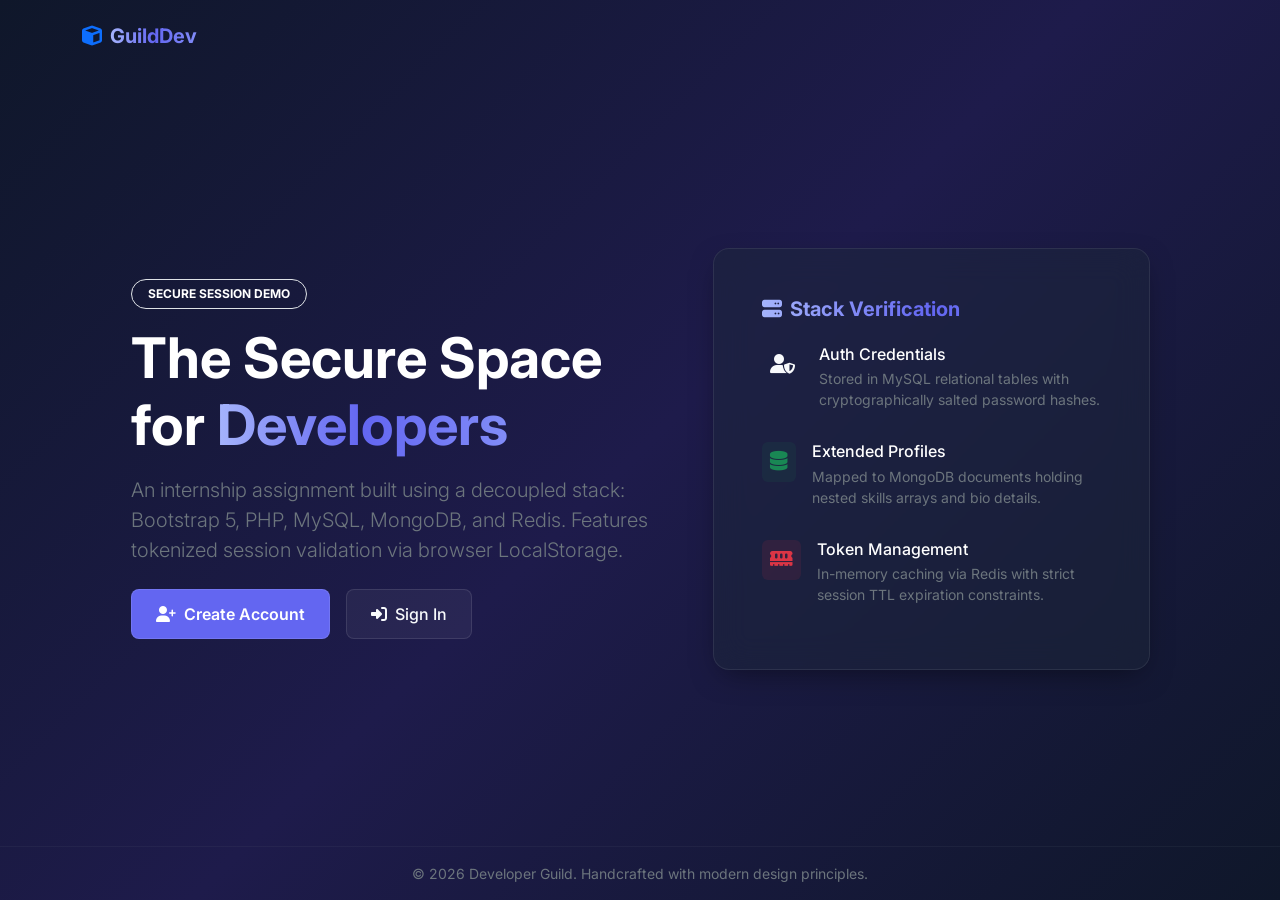
<file: index.html>
<!DOCTYPE html>
<html lang="en">
<head>
    <meta charset="UTF-8">
    <meta name="viewport" content="width=device-width, initial-scale=1.0">
    <title>Developer Guild Portal | Home</title>
    <!-- Bootstrap 5 CSS -->
    <link href="https://cdn.jsdelivr.net/npm/bootstrap@5.3.2/dist/css/bootstrap.min.css" rel="stylesheet">
    <!-- Google Font Inter -->
    <link rel="preconnect" href="https://fonts.googleapis.com">
    <link rel="preconnect" href="https://fonts.gstatic.com" crossorigin>
    <link href="https://fonts.googleapis.com/css2?family=Inter:wght@300;400;500;600;700&display=swap" rel="stylesheet">
    <!-- FontAwesome Icons -->
    <link rel="stylesheet" href="https://cdnjs.cloudflare.com/ajax/libs/font-awesome/6.4.2/css/all.min.css">
    <!-- Custom CSS Styles -->
    <link rel="stylesheet" href="css/style.css">
</head>
<body class="d-flex flex-column min-vh-100 justify-content-between">

    <!-- Navbar -->
    <header class="navbar navbar-expand-lg navbar-dark bg-transparent py-3">
        <div class="container">
            <a class="navbar-brand d-flex align-items-center" href="index.html">
                <i class="fa-solid fa-cube text-primary me-2"></i>
                <span class="gradient-text fw-bold">GuildDev</span>
            </a>
        </div>
    </header>

    <!-- Main Content Area -->
    <main class="container my-auto">
        <div class="row align-items-center justify-content-center g-5 py-5">
            
            <!-- Left Side: Intro -->
            <div class="col-12 col-md-10 col-lg-6 text-center text-lg-start">
                <span class="badge bg-indigo bg-opacity-25 text-indigo border border-indigo border-opacity-50 px-3 py-2 rounded-pill mb-3 small">SECURE SESSION DEMO</span>
                <h1 class="display-4 fw-bold text-white mb-3">The Secure Space for <span class="gradient-text">Developers</span></h1>
                <p class="text-secondary lead mb-4">
                    An internship assignment built using a decoupled stack: Bootstrap 5, PHP, MySQL, MongoDB, and Redis. Features tokenized session validation via browser LocalStorage.
                </p>
                
                <!-- Dynamic Navigation Buttons -->
                <div class="d-flex flex-column flex-sm-row justify-content-center justify-content-lg-start gap-3" id="authNavContainer">
                    <!-- Loaded dynamically via js/index.js -->
                    <div class="spinner-border text-primary" role="status">
                        <span class="visually-hidden">Loading...</span>
                    </div>
                </div>
            </div>

            <!-- Right Side: Graphic Card -->
            <div class="col-12 col-md-8 col-lg-5">
                <div class="glass-card p-4 p-md-5">
                    <h2 class="h5 gradient-text mb-4"><i class="fa-solid fa-server me-2"></i>Stack Verification</h2>
                    
                    <div class="d-flex align-items-start mb-3">
                        <div class="bg-indigo bg-opacity-10 text-indigo rounded p-2 me-3">
                            <i class="fa-solid fa-user-shield fs-5"></i>
                        </div>
                        <div>
                            <h3 class="h6 text-white mb-1">Auth Credentials</h3>
                            <p class="text-secondary small">Stored in MySQL relational tables with cryptographically salted password hashes.</p>
                        </div>
                    </div>

                    <div class="d-flex align-items-start mb-3">
                        <div class="bg-success bg-opacity-10 text-success rounded p-2 me-3">
                            <i class="fa-solid fa-database fs-5"></i>
                        </div>
                        <div>
                            <h3 class="h6 text-white mb-1">Extended Profiles</h3>
                            <p class="text-secondary small">Mapped to MongoDB documents holding nested skills arrays and bio details.</p>
                        </div>
                    </div>

                    <div class="d-flex align-items-start">
                        <div class="bg-danger bg-opacity-10 text-danger rounded p-2 me-3">
                            <i class="fa-solid fa-memory fs-5"></i>
                        </div>
                        <div>
                            <h3 class="h6 text-white mb-1">Token Management</h3>
                            <p class="text-secondary small">In-memory caching via Redis with strict session TTL expiration constraints.</p>
                        </div>
                    </div>

                </div>
            </div>

        </div>
    </main>

    <!-- Footer -->
    <footer class="footer py-3 bg-transparent border-top border-secondary border-opacity-10 text-center">
        <div class="container text-secondary small">
            &copy; 2026 Developer Guild. Handcrafted with modern design principles.
        </div>
    </footer>

    <!-- jQuery CDN -->
    <script src="https://code.jquery.com/jquery-3.7.1.min.js"></script>
    <!-- Custom Navigation Javascript -->
    <script src="js/index.js"></script>
</body>
</html>
</file>
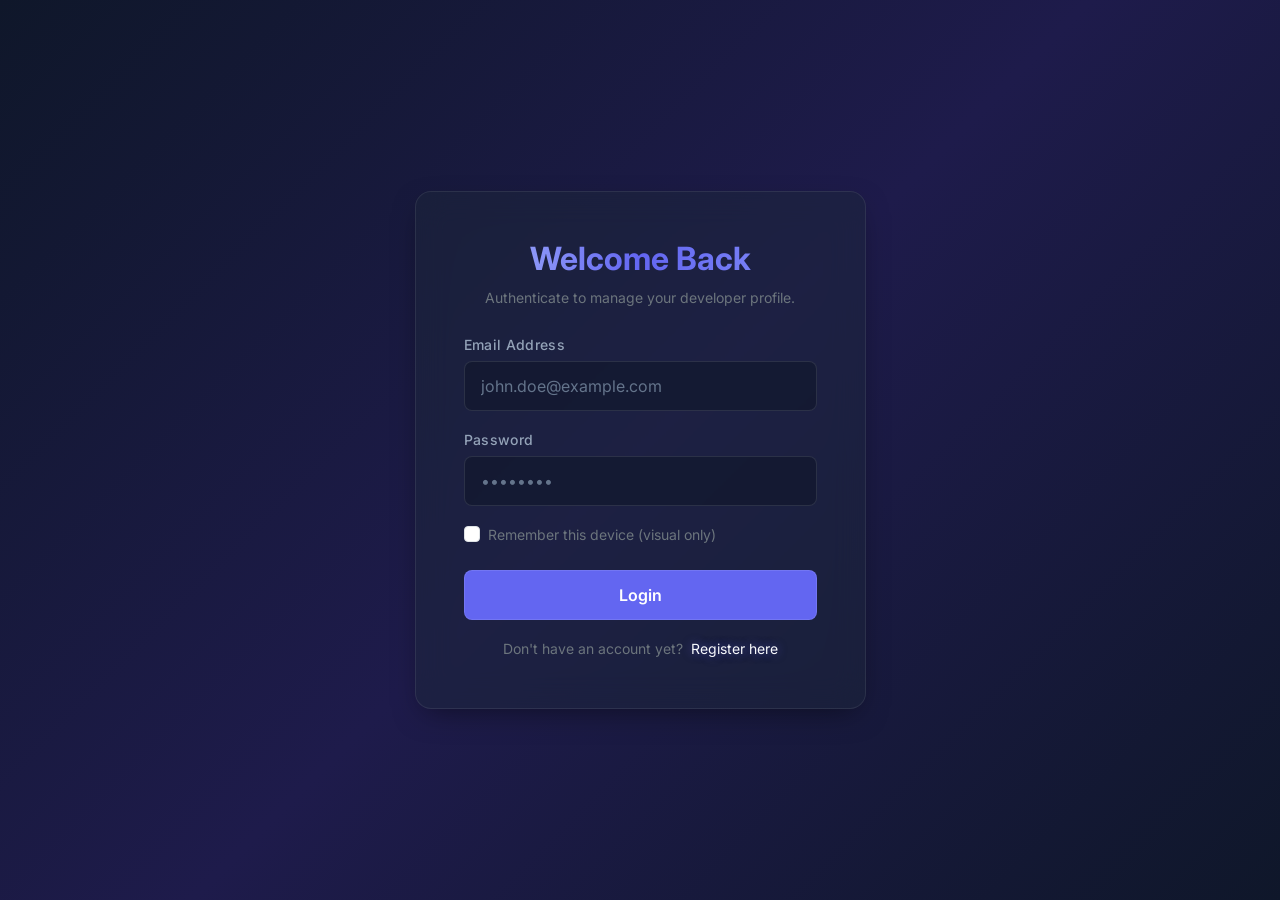
<file: login.html>
<!DOCTYPE html>
<html lang="en">
<head>
    <meta charset="UTF-8">
    <meta name="viewport" content="width=device-width, initial-scale=1.0">
    <title>Login | Developer Portal</title>
    <!-- Bootstrap 5 CSS -->
    <link href="https://cdn.jsdelivr.net/npm/bootstrap@5.3.2/dist/css/bootstrap.min.css" rel="stylesheet">
    <!-- Google Font Inter -->
    <link rel="preconnect" href="https://fonts.googleapis.com">
    <link rel="preconnect" href="https://fonts.gstatic.com" crossorigin>
    <link href="https://fonts.googleapis.com/css2?family=Inter:wght@300;400;500;600;700&display=swap" rel="stylesheet">
    <!-- Custom CSS Styles -->
    <link rel="stylesheet" href="css/style.css">
</head>
<body class="d-flex align-items-center justify-content-center py-5">

    <!-- Toast Container for Notifications -->
    <div class="toast-container">
        <div id="statusToast" class="toast align-items-center border-0 glass-toast" role="alert" aria-live="assertive" aria-atomic="true">
            <div class="d-flex">
                <div class="toast-body" id="toastMessage">
                    <!-- Dynamic message goes here -->
                </div>
                <button type="button" class="btn-close btn-close-white me-2 m-auto" data-bs-dismiss="toast" aria-label="Close"></button>
            </div>
        </div>
    </div>

    <!-- Login Card -->
    <main class="container">
        <div class="row justify-content-center">
            <div class="col-12 col-sm-10 col-md-8 col-lg-5">
                <div class="glass-card p-4 p-md-5">
                    
                    <!-- Heading -->
                    <div class="text-center mb-4">
                        <h1 class="gradient-text h2 mb-2">Welcome Back</h1>
                        <p class="text-secondary small">Authenticate to manage your developer profile.</p>
                    </div>

                    <!-- Login Form -->
                    <form id="loginForm" novalidate>
                        
                        <!-- Email Address -->
                        <div class="mb-3">
                            <label for="emailAddress" class="glass-label">Email Address</label>
                            <input type="email" class="form-control glass-input" id="emailAddress" placeholder="john.doe@example.com" required autocomplete="email">
                            <div class="invalid-feedback">
                                Please enter a valid email address.
                            </div>
                        </div>

                        <!-- Password -->
                        <div class="mb-3">
                            <label for="password" class="glass-label">Password</label>
                            <input type="password" class="form-control glass-input" id="password" placeholder="••••••••" required autocomplete="current-password">
                            <div class="invalid-feedback">
                                Please enter your password.
                            </div>
                        </div>

                        <!-- Remember Me (Visual only) -->
                        <div class="form-check mb-4 text-start">
                            <input class="form-check-input" type="checkbox" id="rememberMe">
                            <label class="form-check-label text-secondary small" for="rememberMe">
                                Remember this device (visual only)
                            </label>
                        </div>

                        <!-- Submit Button -->
                        <button type="button" id="submitLoginBtn" class="btn btn-glass-primary w-100 mb-3">
                            <span class="spinner-border spinner-border-sm me-2 d-none" id="submitSpinner" role="status" aria-hidden="true"></span>
                            Login
                        </button>

                        <!-- Navigation Link -->
                        <div class="text-center">
                            <span class="text-secondary small">Don't have an account yet?</span>
                            <a href="register.html" class="glass-nav-link active small ms-1">Register here</a>
                        </div>
                    </form>
                </div>
            </div>
        </div>
    </main>

    <!-- jQuery CDN -->
    <script src="https://code.jquery.com/jquery-3.7.1.min.js"></script>
    <!-- Bootstrap Bundle JS -->
    <script src="https://cdn.jsdelivr.net/npm/bootstrap@5.3.2/dist/js/bootstrap.bundle.min.js"></script>
    <!-- Custom jQuery AJAX Login Script -->
    <script src="js/login.js"></script>
</body>
</html>
</file>
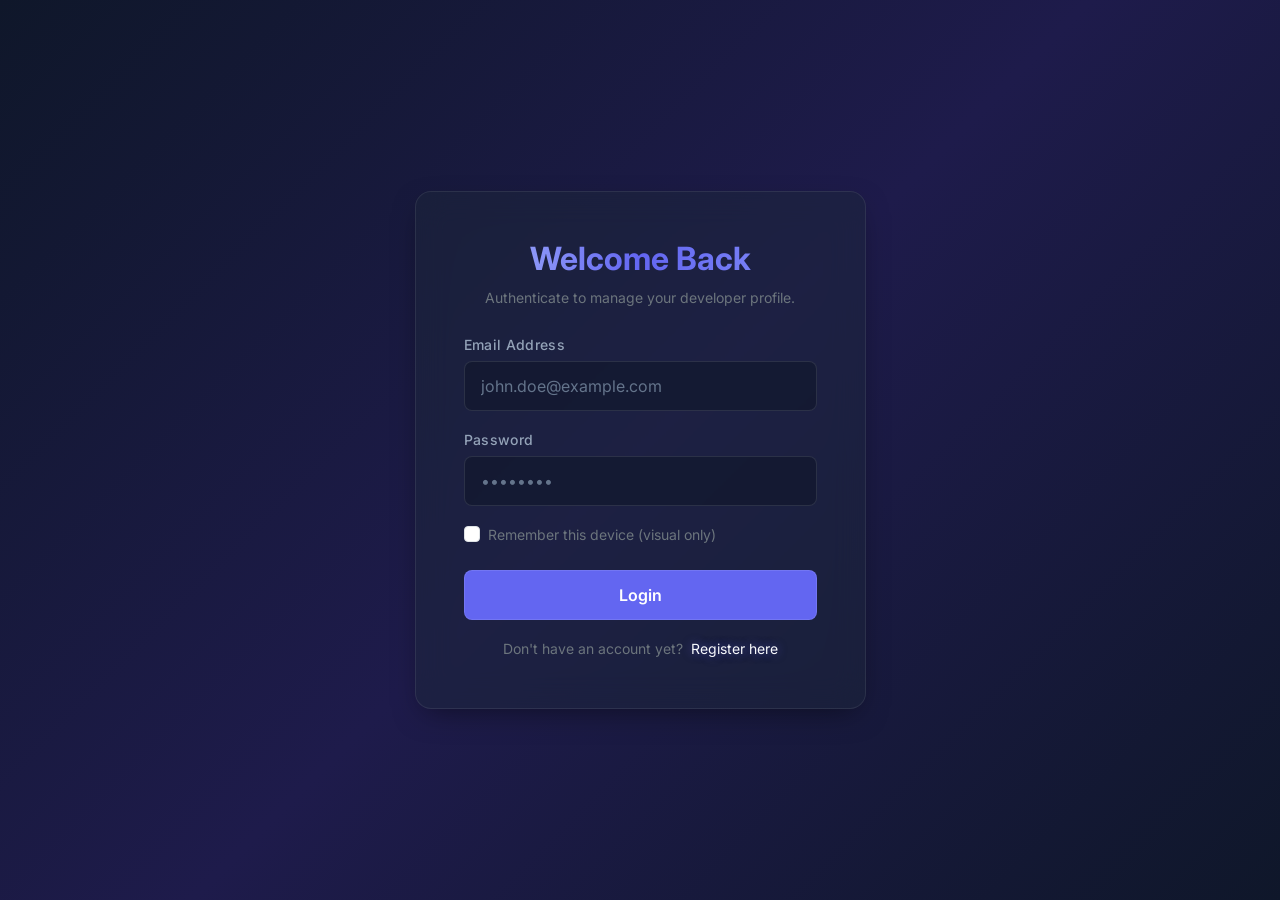
<file: profile.html>
<!DOCTYPE html>
<html lang="en">
<head>
    <meta charset="UTF-8">
    <meta name="viewport" content="width=device-width, initial-scale=1.0">
    <title>Profile Dashboard | Developer Portal</title>
    <!-- Bootstrap 5 CSS -->
    <link href="https://cdn.jsdelivr.net/npm/bootstrap@5.3.2/dist/css/bootstrap.min.css" rel="stylesheet">
    <!-- Google Font Inter -->
    <link rel="preconnect" href="https://fonts.googleapis.com">
    <link rel="preconnect" href="https://fonts.gstatic.com" crossorigin>
    <link href="https://fonts.googleapis.com/css2?family=Inter:wght@300;400;500;600;700&display=swap" rel="stylesheet">
    <!-- FontAwesome Icons -->
    <link rel="stylesheet" href="https://cdnjs.cloudflare.com/ajax/libs/font-awesome/6.4.2/css/all.min.css">
    <!-- Custom CSS Styles -->
    <link rel="stylesheet" href="css/style.css">
</head>
<body>

    <!-- Loading Overlay -->
    <div id="pageLoader" class="loading-overlay active">
        <div class="text-center">
            <div class="spinner-neon mb-3"></div>
            <p class="text-secondary small">Synchronizing secure session...</p>
        </div>
    </div>

    <!-- Toast Container for Notifications -->
    <div class="toast-container">
        <div id="statusToast" class="toast align-items-center border-0 glass-toast" role="alert" aria-live="assertive" aria-atomic="true">
            <div class="d-flex">
                <div class="toast-body" id="toastMessage">
                    <!-- Dynamic message goes here -->
                </div>
                <button type="button" class="btn-close btn-close-white me-2 m-auto" data-bs-dismiss="toast" aria-label="Close"></button>
            </div>
        </div>
    </div>

    <!-- Header Navigation -->
    <header class="navbar navbar-expand-lg navbar-dark bg-transparent border-bottom border-secondary border-opacity-25 py-3">
        <div class="container">
            <a class="navbar-brand d-flex align-items-center" href="index.html">
                <i class="fa-solid fa-cube text-primary me-2"></i>
                <span class="gradient-text fw-bold">GuildDev</span>
            </a>
            <button id="logoutBtn" class="btn btn-outline-danger btn-sm px-3 rounded-pill">
                <i class="fa-solid fa-right-from-bracket me-1"></i> Logout
            </button>
        </div>
    </header>

    <!-- Main Profile Content -->
    <main class="container my-5 flex-grow-1">
        <div class="row g-4">
            
            <!-- Left Panel: Profile Quick Info -->
            <div class="col-12 col-lg-4">
                <div class="glass-card p-4 text-center">
                    
                    <!-- Avatar Area -->
                    <div class="position-relative d-inline-block mx-auto mb-3">
                        <div class="bg-secondary rounded-circle d-flex align-items-center justify-content-center text-white" style="width: 110px; height: 110px; font-size: 2.5rem; background: linear-gradient(135deg, #6366f1 0%, #4338ca 100%) !important;">
                            <span id="avatarInitials">--</span>
                        </div>
                        <div class="position-absolute bottom-0 end-0 bg-success border border-dark border-3 rounded-circle" style="width: 20px; height: 20px;" title="Online"></div>
                    </div>

                    <h2 class="h4 mb-1" id="profileCardName">Loading User...</h2>
                    <p class="text-secondary small mb-3" id="profileCardEmail">...</p>
                    
                    <hr class="border-secondary border-opacity-25 my-4">
                    
                    <!-- Quick Stats or Metas -->
                    <div class="text-start">
                        <h3 class="h6 text-uppercase text-secondary tracking-wider small mb-3">Developer Profile</h3>
                        <div class="mb-2">
                            <span class="text-secondary small">Age Group:</span>
                            <span class="small fw-semibold float-end" id="profileStatAge">--</span>
                        </div>
                        <div class="mb-2">
                            <span class="text-secondary small">Joined Date:</span>
                            <span class="small fw-semibold float-end" id="profileStatJoined">--</span>
                        </div>
                        <div class="mb-0">
                            <span class="text-secondary small">Last Synchronized:</span>
                            <span class="small fw-semibold float-end text-success" id="profileStatSync">Just Now</span>
                        </div>
                    </div>

                </div>
            </div>

            <!-- Right Panel: Profile Editor Form -->
            <div class="col-12 col-lg-8">
                <div class="glass-card p-4 p-md-5">
                    
                    <div class="d-flex align-items-center justify-content-between mb-4">
                        <h2 class="h3 gradient-text m-0">Edit Profile</h2>
                        <span class="badge bg-secondary bg-opacity-25 text-secondary border border-secondary border-opacity-50">Authorized</span>
                    </div>

                    <!-- Profile Form -->
                    <form id="profileForm" novalidate>
                        
                        <!-- Core Account (MySQL) -->
                        <h3 class="h6 text-indigo text-uppercase mb-3 fw-bold"><i class="fa-solid fa-key me-2"></i>Account Details</h3>
                        <div class="row g-3 mb-4">
                            <!-- Full Name -->
                            <div class="col-12 col-md-6">
                                <label for="fullName" class="glass-label">Full Name</label>
                                <input type="text" class="form-control glass-input" id="fullName" placeholder="Full Name" required autocomplete="name">
                                <div class="invalid-feedback">Full name is required.</div>
                            </div>
                            <!-- Email (Read-Only) -->
                            <div class="col-12 col-md-6">
                                <label for="emailAddress" class="glass-label">Email Address (Locked)</label>
                                <div class="input-group">
                                    <span class="input-group-text bg-dark border-secondary text-secondary"><i class="fa-solid fa-lock"></i></span>
                                    <input type="email" class="form-control glass-input" id="emailAddress" placeholder="Email" readonly>
                                </div>
                            </div>
                        </div>

                        <hr class="border-secondary border-opacity-25 my-4">

                        <!-- Personal Details (MongoDB) -->
                        <h3 class="h6 text-indigo text-uppercase mb-3 fw-bold"><i class="fa-solid fa-user me-2"></i>Profile Specifics</h3>
                        <div class="row g-3 mb-4">
                            <!-- Age -->
                            <div class="col-12 col-md-6">
                                <label for="age" class="glass-label">Age</label>
                                <input type="number" class="form-control glass-input" id="age" min="1" max="120" placeholder="e.g. 24" required>
                                <div class="invalid-feedback">Please enter a valid age between 1 and 120.</div>
                            </div>
                            <!-- Date of Birth -->
                            <div class="col-12 col-md-6">
                                <label for="dob" class="glass-label">Date of Birth</label>
                                <input type="date" class="form-control glass-input" id="dob" required>
                                <div class="invalid-feedback">Please select a valid date of birth.</div>
                            </div>
                            <!-- Phone -->
                            <div class="col-12 col-md-6">
                                <label for="phone" class="glass-label">Phone Number</label>
                                <input type="tel" class="form-control glass-input" id="phone" placeholder="e.g. +91 9876543210" required>
                                <div class="invalid-feedback">Please enter a valid phone number (10-15 digits).</div>
                            </div>
                            <!-- Address -->
                            <div class="col-12 col-md-6">
                                <label for="address" class="glass-label">Current Address</label>
                                <input type="text" class="form-control glass-input" id="address" placeholder="City, Country" required>
                                <div class="invalid-feedback">Address is required.</div>
                            </div>
                        </div>

                        <!-- Bio -->
                        <div class="mb-4">
                            <label for="bio" class="glass-label">Short Biography</label>
                            <textarea class="form-control glass-input" id="bio" rows="3" placeholder="Tell us about yourself..." required></textarea>
                            <div class="invalid-feedback">Biography details are required.</div>
                        </div>

                        <!-- Interactive Skills Editor -->
                        <div class="mb-4">
                            <label for="skillInput" class="glass-label">Skills & Frameworks</label>
                            <div class="input-group mb-2">
                                <input type="text" class="form-control glass-input" id="skillInput" placeholder="Type a skill (e.g. React, PHP) and hit Enter or click Add">
                                <button class="btn btn-outline-primary" type="button" id="addSkillBtn"><i class="fa-solid fa-plus"></i> Add</button>
                            </div>
                            <!-- Tags Container -->
                            <div id="skillsContainer" class="p-2 border border-secondary border-opacity-25 rounded bg-dark bg-opacity-25 min-vh-10">
                                <div class="text-secondary small p-2" id="noSkillsText">No skills added yet.</div>
                            </div>
                        </div>

                        <!-- Save changes button -->
                        <button type="button" id="saveProfileBtn" class="btn btn-glass-primary w-100 mt-2">
                            <span class="spinner-border spinner-border-sm me-2 d-none" id="saveSpinner" role="status" aria-hidden="true"></span>
                            Save Profile Changes
                        </button>

                    </form>
                </div>
            </div>
        </div>
    </main>

    <!-- Footer -->
    <footer class="footer mt-auto py-3 bg-transparent border-top border-secondary border-opacity-10 text-center">
        <div class="container text-secondary small">
            &copy; 2026 Developer Guild. Built securely with PHP, MySQL, Mongo & Redis.
        </div>
    </footer>

    <!-- jQuery CDN -->
    <script src="https://code.jquery.com/jquery-3.7.1.min.js"></script>
    <!-- Bootstrap Bundle JS -->
    <script src="https://cdn.jsdelivr.net/npm/bootstrap@5.3.2/dist/js/bootstrap.bundle.min.js"></script>
    <!-- Custom jQuery AJAX Profile Script -->
    <script src="js/profile.js"></script>
</body>
</html>
</file>
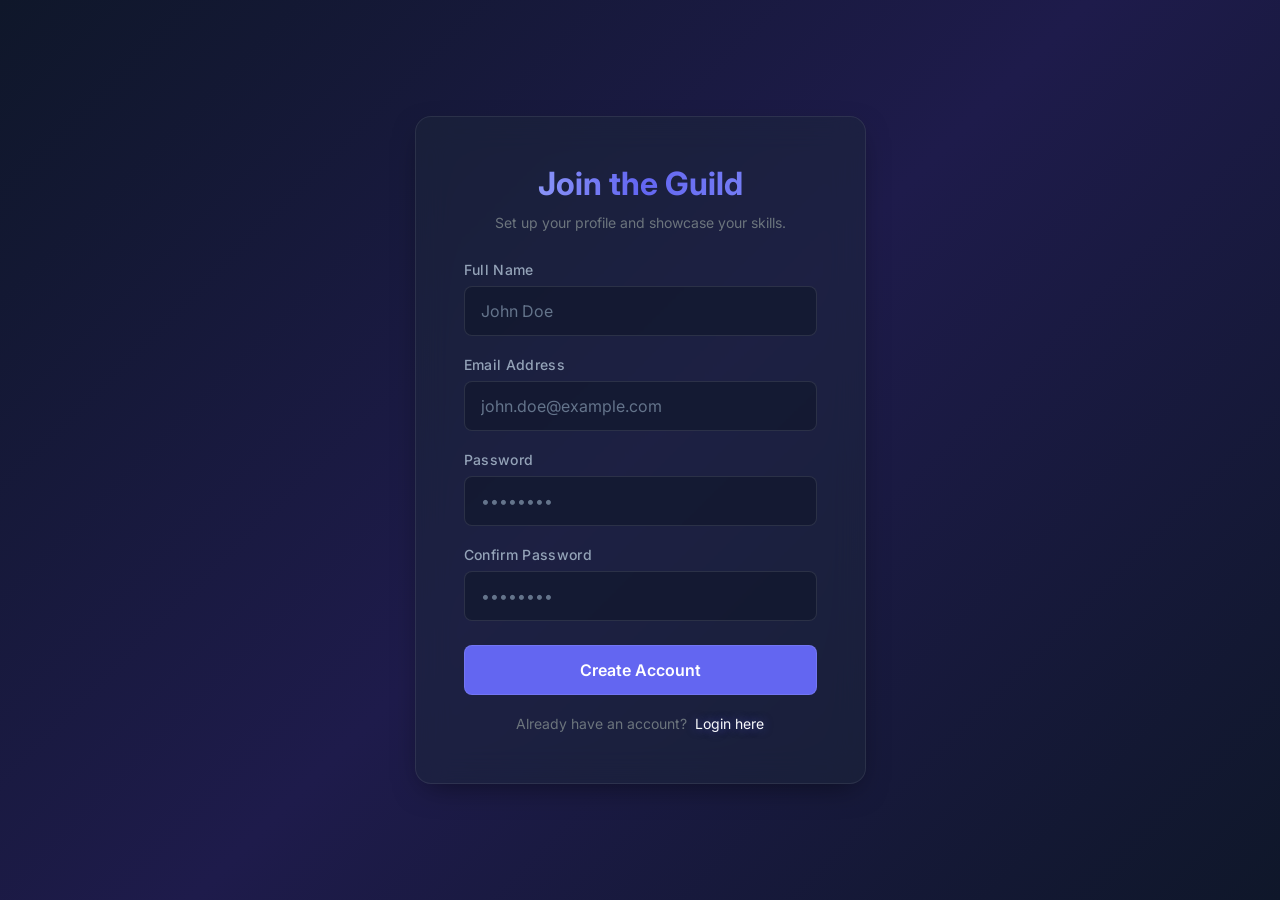
<file: register.html>
<!DOCTYPE html>
<html lang="en">
<head>
    <meta charset="UTF-8">
    <meta name="viewport" content="width=device-width, initial-scale=1.0">
    <title>Create Account | Developer Portal</title>
    <!-- Bootstrap 5 CSS -->
    <link href="https://cdn.jsdelivr.net/npm/bootstrap@5.3.2/dist/css/bootstrap.min.css" rel="stylesheet">
    <!-- Google Font Inter -->
    <link rel="preconnect" href="https://fonts.googleapis.com">
    <link rel="preconnect" href="https://fonts.gstatic.com" crossorigin>
    <link href="https://fonts.googleapis.com/css2?family=Inter:wght@300;400;500;600;700&display=swap" rel="stylesheet">
    <!-- Custom CSS Styles -->
    <link rel="stylesheet" href="css/style.css">
</head>
<body class="d-flex align-items-center justify-content-center py-5">

    <!-- Toast Container for Notifications -->
    <div class="toast-container">
        <div id="statusToast" class="toast align-items-center border-0 glass-toast" role="alert" aria-live="assertive" aria-atomic="true">
            <div class="d-flex">
                <div class="toast-body" id="toastMessage">
                    <!-- Dynamic message goes here -->
                </div>
                <button type="button" class="btn-close btn-close-white me-2 m-auto" data-bs-dismiss="toast" aria-label="Close"></button>
            </div>
        </div>
    </div>

    <!-- Registration Card -->
    <main class="container">
        <div class="row justify-content-center">
            <div class="col-12 col-sm-10 col-md-8 col-lg-5">
                <div class="glass-card p-4 p-md-5">
                    
                    <!-- Logo / Heading -->
                    <div class="text-center mb-4">
                        <h1 class="gradient-text h2 mb-2">Join the Guild</h1>
                        <p class="text-secondary small">Set up your profile and showcase your skills.</p>
                    </div>

                    <!-- Signup Form -->
                    <form id="registrationForm" novalidate>
                        
                        <!-- Full Name -->
                        <div class="mb-3">
                            <label for="fullName" class="glass-label">Full Name</label>
                            <input type="text" class="form-control glass-input" id="fullName" placeholder="John Doe" required autocomplete="name">
                            <div class="invalid-feedback">
                                Please enter your full name (minimum 3 characters).
                            </div>
                        </div>

                        <!-- Email Address -->
                        <div class="mb-3">
                            <label for="emailAddress" class="glass-label">Email Address</label>
                            <input type="email" class="form-control glass-input" id="emailAddress" placeholder="john.doe@example.com" required autocomplete="email">
                            <div class="invalid-feedback">
                                Please enter a valid email address.
                            </div>
                        </div>

                        <!-- Password -->
                        <div class="mb-3">
                            <label for="password" class="glass-label">Password</label>
                            <input type="password" class="form-control glass-input" id="password" placeholder="••••••••" required autocomplete="new-password">
                            <div class="invalid-feedback">
                                Password must be at least 8 characters and include a letter and a number.
                            </div>
                        </div>

                        <!-- Confirm Password -->
                        <div class="mb-4">
                            <label for="confirmPassword" class="glass-label">Confirm Password</label>
                            <input type="password" class="form-control glass-input" id="confirmPassword" placeholder="••••••••" required autocomplete="new-password">
                            <div class="invalid-feedback">
                                Passwords do not match.
                            </div>
                        </div>

                        <!-- Submit Button -->
                        <button type="button" id="submitRegisterBtn" class="btn btn-glass-primary w-100 mb-3">
                            <span class="spinner-border spinner-border-sm me-2 d-none" id="submitSpinner" role="status" aria-hidden="true"></span>
                            Create Account
                        </button>

                        <!-- Navigation Link -->
                        <div class="text-center">
                            <span class="text-secondary small">Already have an account?</span>
                            <a href="login.html" class="glass-nav-link active small ms-1">Login here</a>
                        </div>
                    </form>
                </div>
            </div>
        </div>
    </main>

    <!-- jQuery CDN -->
    <script src="https://code.jquery.com/jquery-3.7.1.min.js"></script>
    <!-- Bootstrap Bundle JS -->
    <script src="https://cdn.jsdelivr.net/npm/bootstrap@5.3.2/dist/js/bootstrap.bundle.min.js"></script>
    <!-- Custom jQuery AJAX Register Script -->
    <script src="js/register.js"></script>
</body>
</html>
</file>
<file: css/style.css>
/* 
 * Custom Glassmorphism Design System 
 * Integrates with Bootstrap 5 as a base layer
 */

@import url('https://fonts.googleapis.com/css2?family=Inter:wght@300;400;500;600;700&display=swap');

:root {
    --bg-gradient: linear-gradient(135deg, #0f172a 0%, #1e1b4b 50%, #0f172a 100%);
    --card-bg: rgba(30, 41, 59, 0.45);
    --card-border: rgba(255, 255, 255, 0.08);
    --text-primary: #f8fafc;
    --text-secondary: #94a3b8;
    --accent-indigo: #6366f1;
    --accent-indigo-glow: rgba(99, 102, 241, 0.4);
    --accent-emerald: #10b981;
    --accent-rose: #f43f5e;
    --glass-blur: blur(16px);
    --transition-smooth: all 0.3s cubic-bezier(0.4, 0, 0.2, 1);
}

body {
    background: var(--bg-gradient);
    font-family: 'Inter', system-ui, -apple-system, sans-serif;
    color: var(--text-primary);
    min-height: 100vh;
    display: flex;
    flex-direction: column;
    overflow-x: hidden;
}

/* Custom Glassmorphism Card */
.glass-card {
    background: var(--card-bg);
    backdrop-filter: var(--glass-blur);
    -webkit-backdrop-filter: var(--glass-blur);
    border: 1px solid var(--card-border);
    border-radius: 16px;
    box-shadow: 0 10px 30px -10px rgba(0, 0, 0, 0.5);
    transition: var(--transition-smooth);
}

.glass-card:hover {
    border-color: rgba(99, 102, 241, 0.2);
    box-shadow: 0 15px 35px -5px rgba(99, 102, 241, 0.1);
}

/* Interactive Headers */
.gradient-text {
    background: linear-gradient(90deg, #a5b4fc, #6366f1, #818cf8);
    -webkit-background-clip: text;
    -webkit-text-fill-color: transparent;
    font-weight: 700;
}

/* Custom Form Fields */
.glass-input {
    background: rgba(15, 23, 42, 0.6) !important;
    border: 1px solid rgba(255, 255, 255, 0.1) !important;
    color: var(--text-primary) !important;
    border-radius: 8px !important;
    padding: 12px 16px !important;
    transition: var(--transition-smooth) !important;
}

.glass-input::placeholder {
    color: #64748b !important;
}

.glass-input:focus {
    border-color: var(--accent-indigo) !important;
    box-shadow: 0 0 0 4px var(--accent-indigo-glow) !important;
    outline: none !important;
}

/* Labels */
.glass-label {
    font-weight: 500;
    color: var(--text-secondary);
    font-size: 0.875rem;
    margin-bottom: 6px;
    letter-spacing: 0.025em;
}

/* Modern Glass Buttons */
.btn-glass-primary {
    background: var(--accent-indigo);
    border: 1px solid rgba(255, 255, 255, 0.1);
    color: #ffffff;
    font-weight: 600;
    padding: 12px 24px;
    border-radius: 8px;
    transition: var(--transition-smooth);
    position: relative;
    overflow: hidden;
}

.btn-glass-primary:hover:not(:disabled) {
    background: #4f46e5;
    box-shadow: 0 0 15px rgba(99, 102, 241, 0.4);
    transform: translateY(-1px);
}

.btn-glass-primary:active:not(:disabled) {
    transform: translateY(1px);
}

.btn-glass-primary:disabled {
    opacity: 0.6;
    cursor: not-allowed;
}

.btn-glass-secondary {
    background: rgba(255, 255, 255, 0.05);
    border: 1px solid rgba(255, 255, 255, 0.1);
    color: var(--text-primary);
    font-weight: 500;
    padding: 12px 24px;
    border-radius: 8px;
    transition: var(--transition-smooth);
}

.btn-glass-secondary:hover {
    background: rgba(255, 255, 255, 0.1);
    color: var(--text-primary);
}

/* Loading Spinner Overlay */
.loading-overlay {
    position: fixed;
    top: 0;
    left: 0;
    width: 100vw;
    height: 100vh;
    background: rgba(15, 23, 42, 0.85);
    backdrop-filter: blur(8px);
    display: flex;
    justify-content: center;
    align-items: center;
    z-index: 9999;
    opacity: 0;
    pointer-events: none;
    transition: opacity 0.3s ease;
}

.loading-overlay.active {
    opacity: 1;
    pointer-events: all;
}

.spinner-neon {
    width: 50px;
    height: 50px;
    border: 3px solid rgba(99, 102, 241, 0.1);
    border-top: 3px solid var(--accent-indigo);
    border-radius: 50%;
    animation: spin 1s linear infinite;
}

@keyframes spin {
    0% { transform: rotate(0deg); }
    100% { transform: rotate(360deg); }
}

/* Toast Notifications styling */
.toast-container {
    position: fixed;
    top: 24px;
    right: 24px;
    z-index: 10000;
}

.glass-toast {
    background: rgba(30, 41, 59, 0.85) !important;
    backdrop-filter: blur(12px);
    border: 1px solid var(--card-border) !important;
    border-left: 4px solid var(--accent-indigo) !important;
    border-radius: 8px !important;
    color: var(--text-primary) !important;
    box-shadow: 0 10px 25px rgba(0, 0, 0, 0.4) !important;
}

.glass-toast.toast-success {
    border-left-color: var(--accent-emerald) !important;
}

.glass-toast.toast-error {
    border-left-color: var(--accent-rose) !important;
}

/* Navigation layout links styling */
.glass-nav-link {
    color: var(--text-secondary);
    transition: var(--transition-smooth);
    text-decoration: none;
}

.glass-nav-link:hover, .glass-nav-link.active {
    color: var(--text-primary);
    text-shadow: 0 0 10px rgba(99, 102, 241, 0.5);
}

/* Custom Skill Tags */
.skill-badge {
    background: rgba(99, 102, 241, 0.15);
    border: 1px solid rgba(99, 102, 241, 0.3);
    color: #a5b4fc;
    padding: 6px 12px;
    border-radius: 20px;
    display: inline-flex;
    align-items: center;
    gap: 6px;
    font-size: 0.85rem;
    margin: 4px;
    transition: var(--transition-smooth);
}

.skill-badge .remove-skill {
    cursor: pointer;
    opacity: 0.6;
    transition: var(--transition-smooth);
}

.skill-badge .remove-skill:hover {
    opacity: 1;
    color: var(--accent-rose);
}

/* Custom scrollbars */
::-webkit-scrollbar {
    width: 8px;
}
::-webkit-scrollbar-track {
    background: rgba(15, 23, 42, 0.8);
}
::-webkit-scrollbar-thumb {
    background: rgba(99, 102, 241, 0.3);
    border-radius: 4px;
}
::-webkit-scrollbar-thumb:hover {
    background: rgba(99, 102, 241, 0.6);
}
</file>
